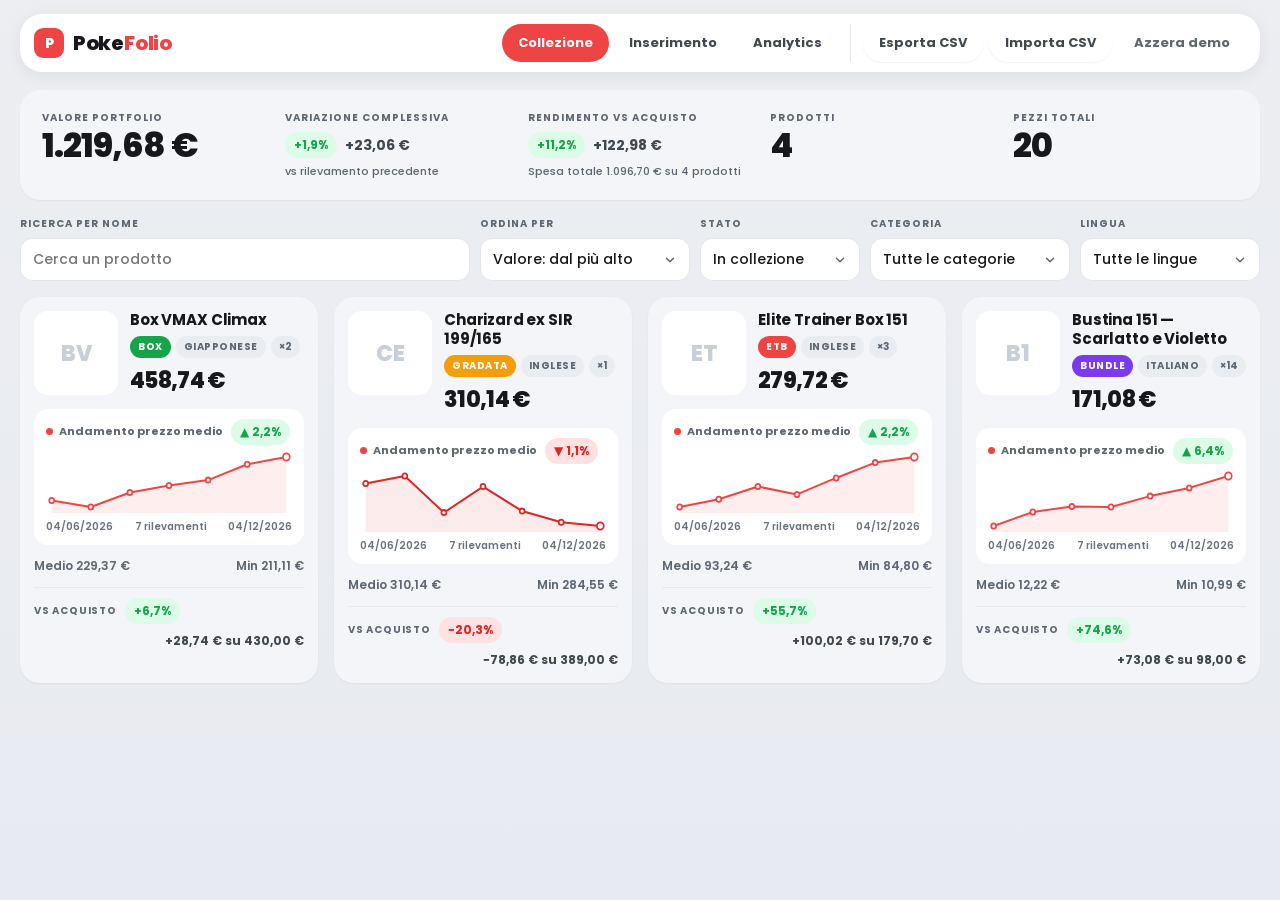
<file: index.html>
<!DOCTYPE html>
<html lang="it">
<head>
<meta charset="utf-8">
<meta name="viewport" content="width=device-width, initial-scale=1">
<title>PokeFolio — Portfolio Pokémon</title>
<link rel="preconnect" href="https://fonts.googleapis.com">
<link rel="preconnect" href="https://fonts.gstatic.com" crossorigin>
<link href="https://fonts.googleapis.com/css2?family=Poppins:wght@400;500;600;700;800&display=swap" rel="stylesheet">
<link rel="stylesheet" href="style.css?v=5">
</head>
<body>
<div id="app"></div>
<script src="app.js?v=5"></script>
</body>
</html>
</file>
<file: style.css>
html, body { background: #eceef2; margin: 0; }
body { font-family: 'Poppins', system-ui, sans-serif; color: #16181c; -webkit-font-smoothing: antialiased; }
* { box-sizing: border-box; }
.num { font-variant-numeric: tabular-nums; }
input, select, textarea, button { font-family: inherit; }

.pk-in { width: 100%; box-sizing: border-box; border: 1px solid #e2e5ea; background: #fff; border-radius: 12px; padding: 10px 12px; font-size: 14px; font-weight: 500; color: #16181c; outline: none; }
.pk-in:focus-visible { border-color: #ef4444; outline: 2px solid rgba(239,68,68,0.25); outline-offset: 1px; }
.pk-lb { display: block; font-size: 10px; font-weight: 700; letter-spacing: 0.1em; text-transform: uppercase; color: #5d6672; margin-bottom: 6px; }
.pk-btn { border: 0; cursor: pointer; border-radius: 999px; padding: 9px 16px; font-size: 13px; font-weight: 700; background: #fff; color: #40474f; box-shadow: 0 1px 2px rgba(20,24,32,0.06); }
.pk-btn:hover { background: #f6f7f9; color: #16181c; }
.pk-btn:active { transform: translateY(1px); }
.pk-btn:focus-visible { outline: 2px solid #ef4444; outline-offset: 2px; }
.pk-red { background: #ef4444; color: #fff; }
.pk-red:hover { background: #dc2626; color: #fff; }
.pk-card { background: #f4f5f8; border-radius: 20px; box-shadow: 0 1px 2px rgba(20,24,32,0.05); }
a { color: #ef4444; text-decoration: none; font-weight: 600; }
a:hover { color: #dc2626; text-decoration: underline; }
table.pk-t { width: 100%; border-collapse: collapse; font-size: 13px; }
table.pk-t th { text-align: left; font-size: 10px; font-weight: 700; letter-spacing: 0.09em; text-transform: uppercase; color: #5d6672; padding: 0 10px 8px; }
table.pk-t td { padding: 10px; border-top: 1px solid #e6e9ee; font-weight: 500; }

/* dropdown / calendar option hover (data-driven, since inline style-hover isn't native CSS) */
.pk-opt:hover { background: #f4f5f8; }
.pk-daybtn:hover { background: #f4f5f8; }
.pk-legend:hover { background: #f4f5f8; }

.pk-hidden-file { display: none; }
</file>
<file: pokefolio/style.css>
html, body { background: #eceef2; margin: 0; }
body { font-family: 'Poppins', system-ui, sans-serif; color: #16181c; -webkit-font-smoothing: antialiased; }
* { box-sizing: border-box; }
.num { font-variant-numeric: tabular-nums; }
input, select, textarea, button { font-family: inherit; }

.pk-in { width: 100%; box-sizing: border-box; border: 1px solid #e2e5ea; background: #fff; border-radius: 12px; padding: 10px 12px; font-size: 14px; font-weight: 500; color: #16181c; outline: none; }
.pk-in:focus-visible { border-color: #ef4444; outline: 2px solid rgba(239,68,68,0.25); outline-offset: 1px; }
.pk-lb { display: block; font-size: 10px; font-weight: 700; letter-spacing: 0.1em; text-transform: uppercase; color: #5d6672; margin-bottom: 6px; }
.pk-btn { border: 0; cursor: pointer; border-radius: 999px; padding: 9px 16px; font-size: 13px; font-weight: 700; background: #fff; color: #40474f; box-shadow: 0 1px 2px rgba(20,24,32,0.06); }
.pk-btn:hover { background: #f6f7f9; color: #16181c; }
.pk-btn:active { transform: translateY(1px); }
.pk-btn:focus-visible { outline: 2px solid #ef4444; outline-offset: 2px; }
.pk-red { background: #ef4444; color: #fff; }
.pk-red:hover { background: #dc2626; color: #fff; }
.pk-card { background: #f4f5f8; border-radius: 20px; box-shadow: 0 1px 2px rgba(20,24,32,0.05); }
a { color: #ef4444; text-decoration: none; font-weight: 600; }
a:hover { color: #dc2626; text-decoration: underline; }
table.pk-t { width: 100%; border-collapse: collapse; font-size: 13px; }
table.pk-t th { text-align: left; font-size: 10px; font-weight: 700; letter-spacing: 0.09em; text-transform: uppercase; color: #5d6672; padding: 0 10px 8px; }
table.pk-t td { padding: 10px; border-top: 1px solid #e6e9ee; font-weight: 500; }

/* dropdown / calendar option hover (data-driven, since inline style-hover isn't native CSS) */
.pk-opt:hover { background: #f4f5f8; }
.pk-daybtn:hover { background: #f4f5f8; }
.pk-legend:hover { background: #f4f5f8; }

.pk-hidden-file { display: none; }
</file>
